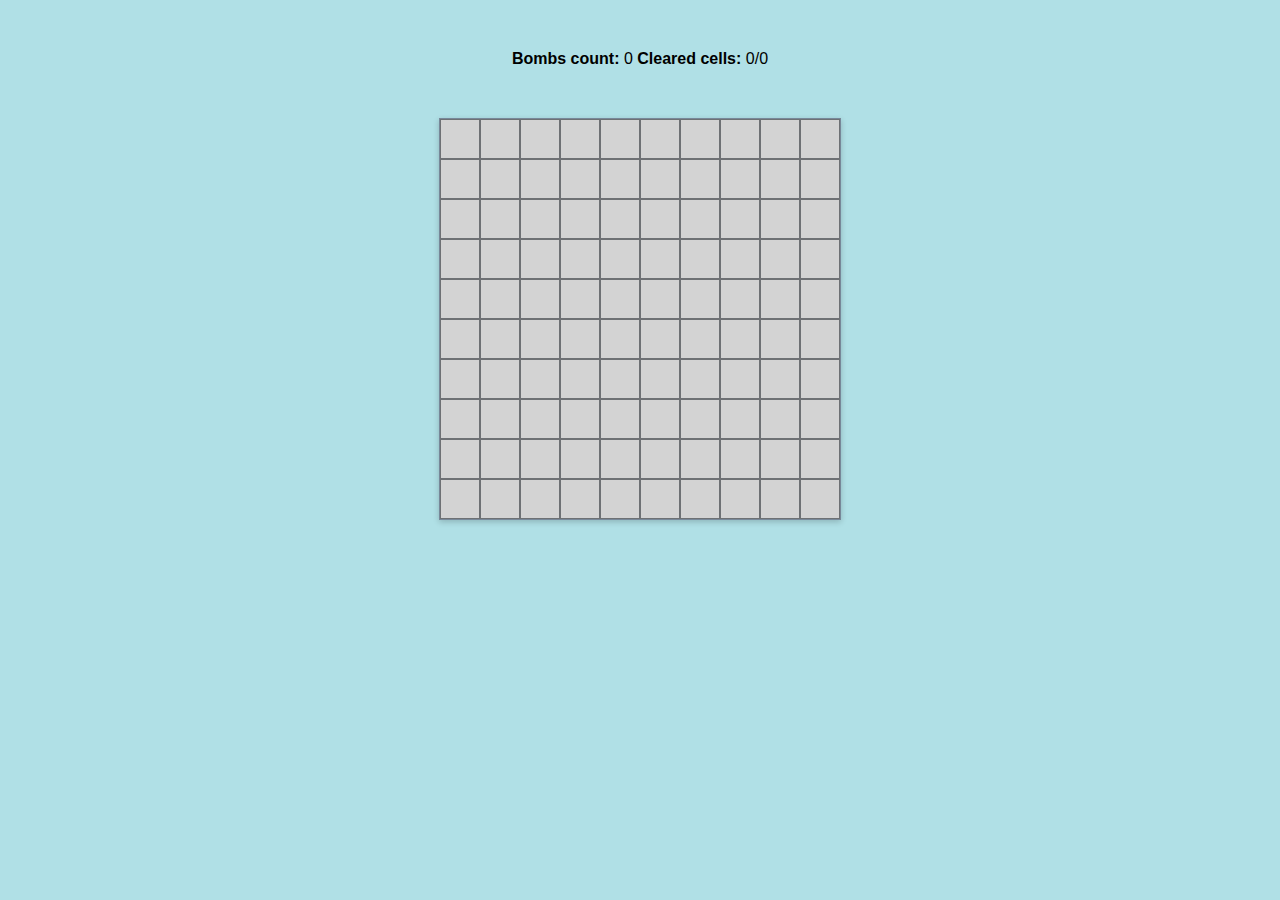
<file: Minesweeper_Game/index.html>
<!DOCTYPE html>
<html lang="en">
<head>
    <meta charset="UTF-8">
    <meta http-equiv="X-UA-Compatible" content="IE=edge">
    <meta name="viewport" content="width=device-width, initial-scale=1.0">
    <title>Minesweeper game</title>
    <link href="style.css" rel="stylesheet">
</head>
<body>
    <header>
        <span><b>Bombs count:</b> <span id="bombs-count">12</span></span>
        <span><b>Cleared cells:</b> <span id="cleared-cells-count">0</span>/<span id="total-cells-to-clear">100</span></span>
    </header>

    <div id="playfield">
        <!-- This div will contain the cells. They will be generated by the "render" function. -->
    </div>

    <p id="message">Some message</p>

    <script src="script.js"></script>
</body>
</html>
</file>
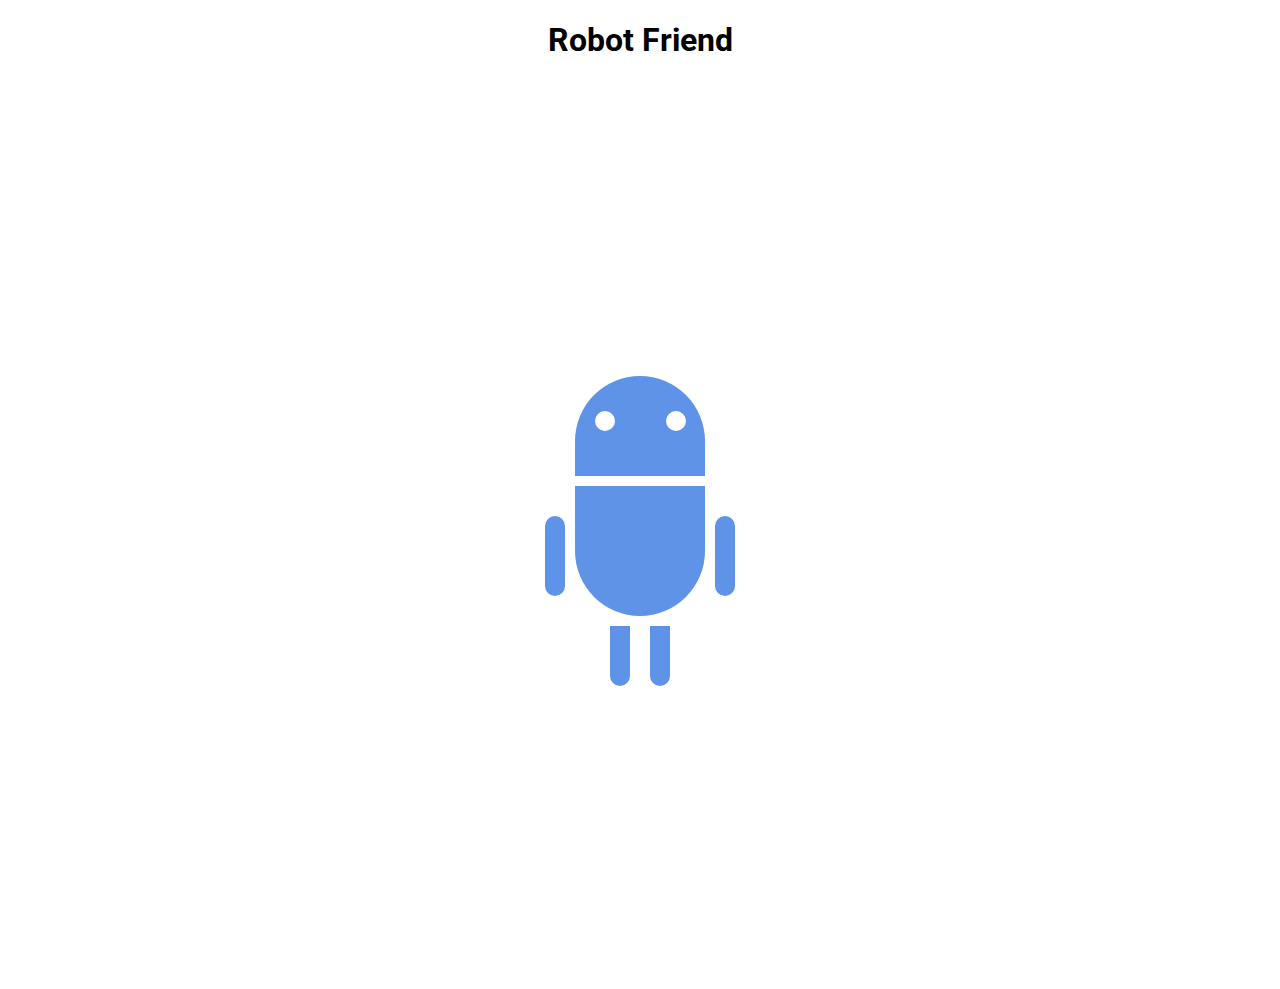
<file: Coding_Day/01_exercise/index.html>
<!DOCTYPE html>
<html>
<head>
	<title>RoboPage</title>
	<link rel="stylesheet" type="text/css" href="style.css">
	<link href="https://fonts.googleapis.com/css?family=Roboto" rel="stylesheet">
</head>
<body>
	<h1>Robot Friend</h1>
	<div class="robots">
		<div class="android"> 
			<div class="head"> 
				<div class="eyes"> 
					<div class="left_eye"></div> 
					<div class="right_eye"></div>
				</div> 
			</div> 
			<div class="upper_body"> 
				<div class="left_arm"></div> 
				<div class="torso"></div> 
				<div class="right_arm"></div> 
			</div> 
			<div class="lower_body"> 
				<div class="left_leg"></div> 
				<div class="right_leg"></div> 
			</div> 
		</div>
	</div>
</body>
</html>
</file>
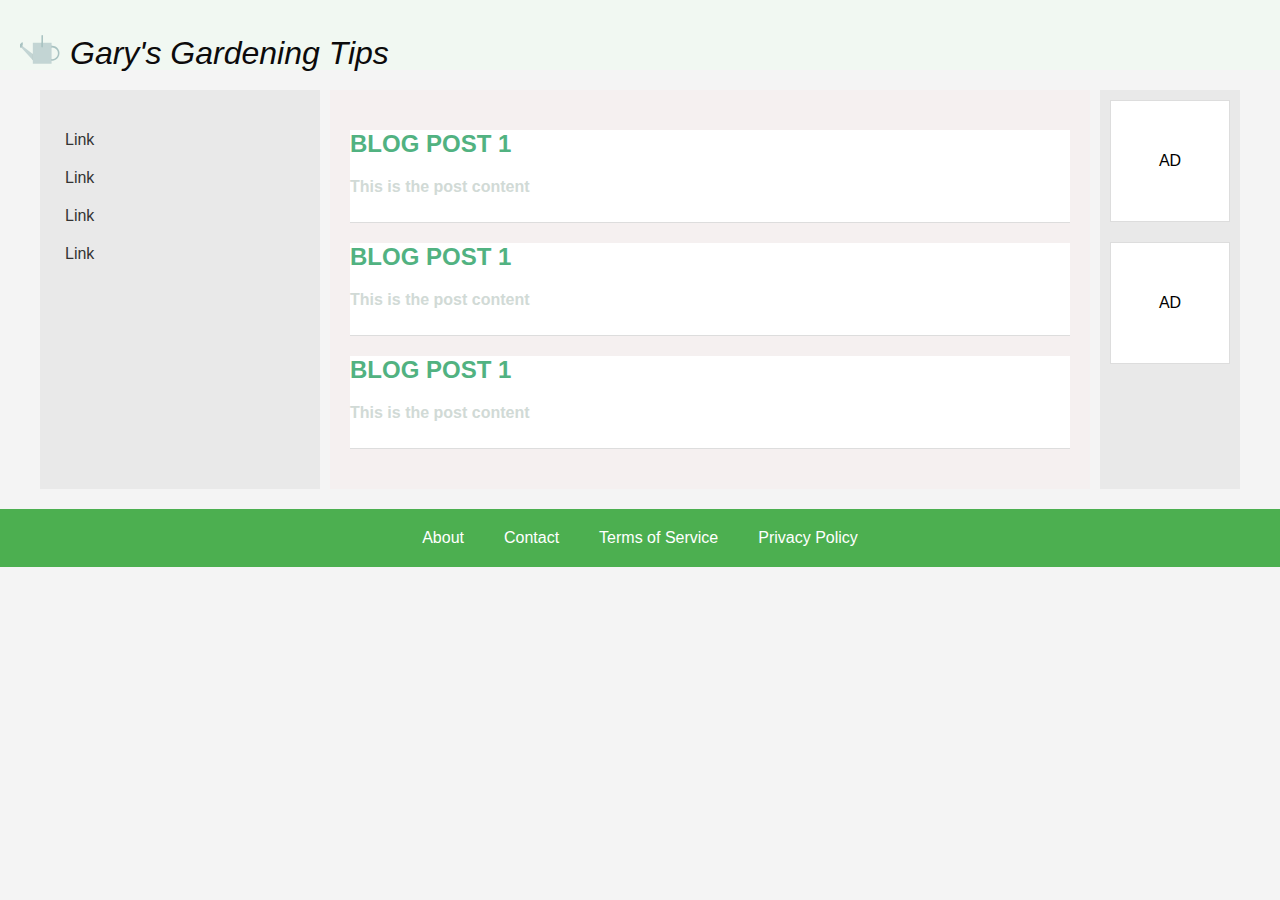
<file: Coding_Day/02_exercise/index.html>
<!DOCTYPE html>
<html lang="en">
<head>
    <meta charset="UTF-8">
    <meta name="viewport" content="width=device-width, initial-scale=1.0">
    <title>Gary's Gardening Tips</title>
    <link rel="stylesheet" href="styles.css">
</head>
<body>
    <header>
        <h1><img src="holy-grail-logo.svg" alt="logo" id="logo">Gary's Gardening Tips</h1>
    </header>
    <div class="container">
        <nav>
            <ul>
                <li><a href="#">Link</a></li>
                <li><a href="#">Link</a></li>
                <li><a href="#">Link</a></li>
                <li><a href="#">Link</a></li>
            </ul>
        </nav>
        <main>
            <article>
                <h2>BLOG POST 1</h2>
                <p>This is the post content</p>
            </article>
            <article>
                <h2>BLOG POST 1</h2>
                <p>This is the post content</p>
            </article>
            <article>
                <h2>BLOG POST 1</h2>
                <p>This is the post content</p>
            </article>
        </main>
        <aside>
            <div class="ad">AD</div>
            <div class="ad">AD</div>
        </aside>
    </div>
    <footer>
        <a href="#">About</a>
        <a href="#">Contact</a>
        <a href="#">Terms of Service</a>
        <a href="#">Privacy Policy</a>
    </footer>
</body>
</html>
</file>
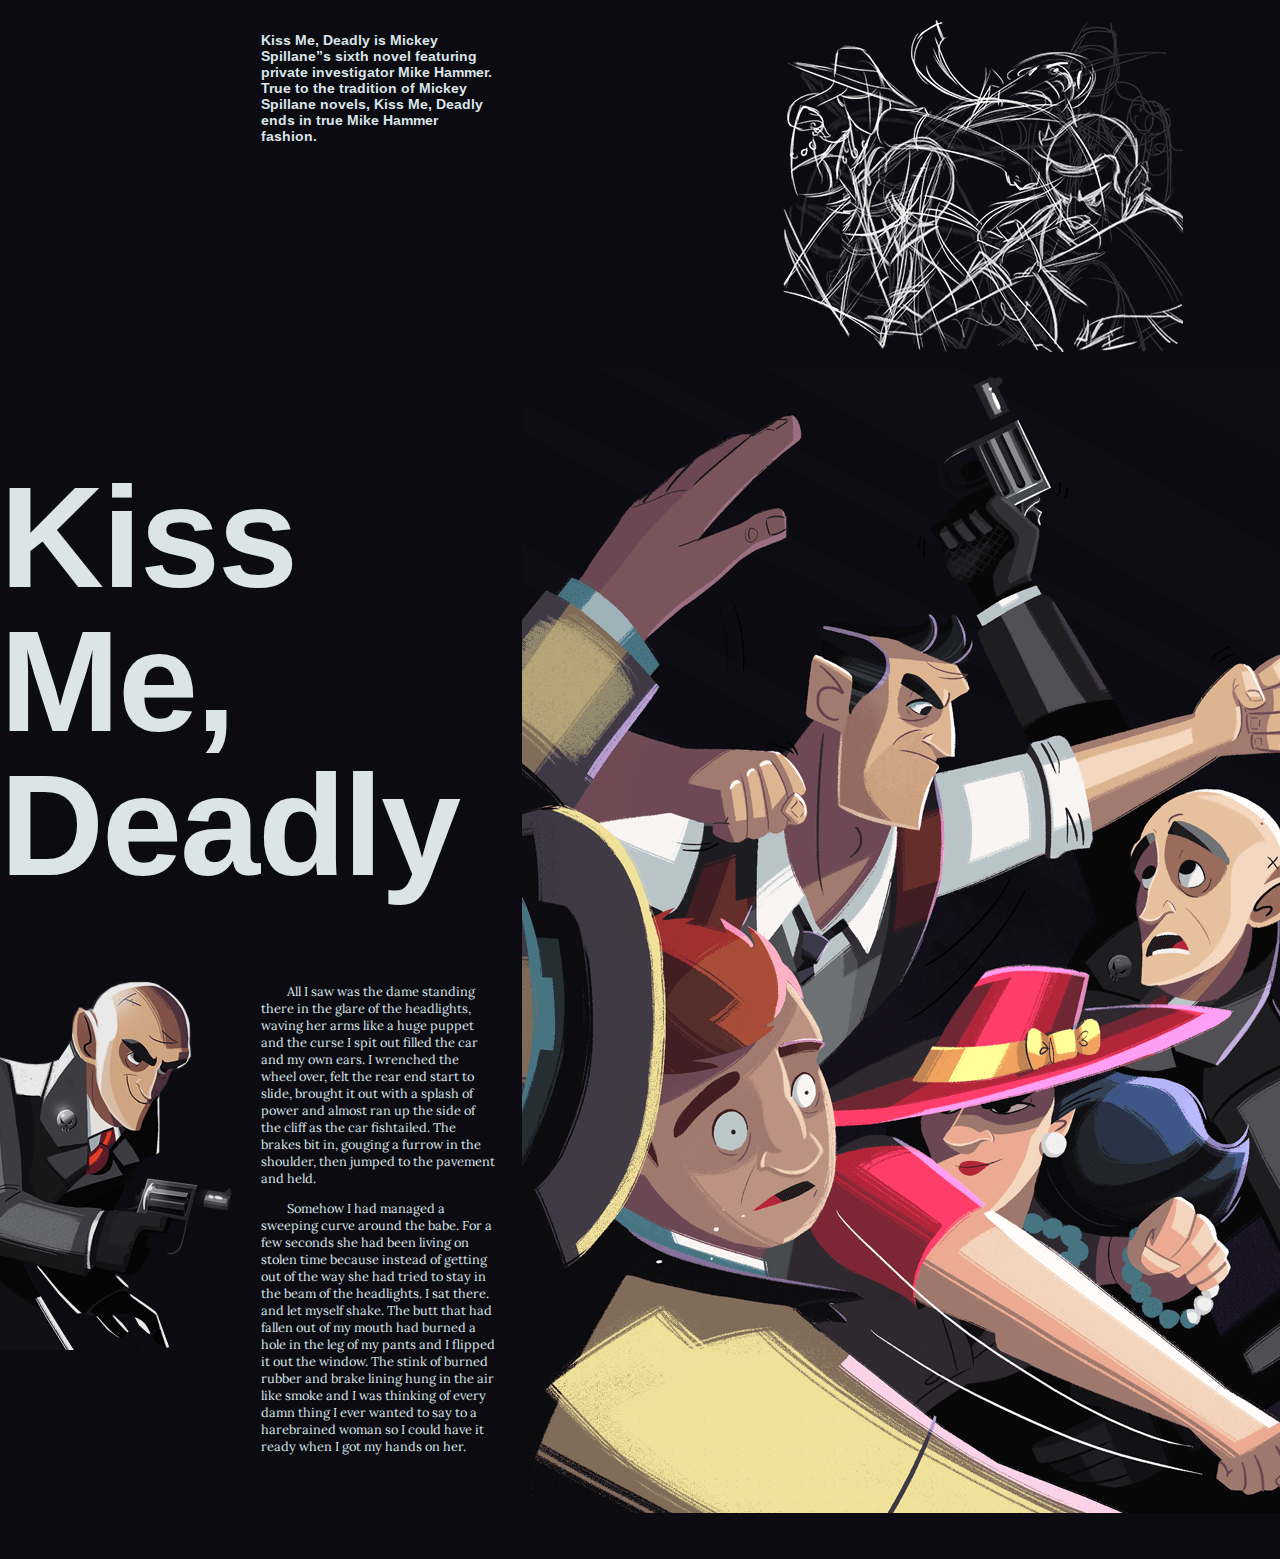
<file: Coding_Day/03_exercise/index.html>
<!DOCTYPE html>
<html>

<head>
  <meta charset="utf-8">
  <meta name="viewport" content="width=device-width,initial-scale=1">
  <title>Grid Layout</title>
  <link rel="stylesheet" href="css/styles.css">
  <link rel="stylesheet" href="https://fonts.googleapis.com/css?family=Arimo:b%7CLora">
</head>

<body class="no-js">
  <main>
    <picture>
      <source srcset="./images/banner.png" media="(min-width: 64em)">
      <img alt="Placeholder Picture" src="./images/banner-small.png">
    </picture>
    <h1>Kiss Me, Deadly</h1>
    <section>
      <p>All I saw was the dame standing there in the glare of the headlights, waving her arms like a huge puppet and
        the curse I spit out filled the car and my own ears. I wrenched the wheel over, felt the rear end start to
        slide, brought it out with a splash of power and almost ran up the side of the cliff as the car fishtailed. The
        brakes bit in, gouging a furrow in the shoulder, then jumped to the pavement and held.</p>
      <p>Somehow I had managed a sweeping curve around the babe. For a few seconds she had been living on stolen time
        because instead of getting out of the way she had tried to stay in the beam of the headlights. I sat there. and
        let myself shake. The butt that had fallen out of my mouth had burned a hole in the leg of my pants and I
        flipped it out the window. The stink of burned rubber and brake lining hung in the air like smoke and I was
        thinking of every damn thing I ever wanted to say to a harebrained woman so I could have it ready when I got my
        hands on her.<br>
      </p>
    </section>
    <aside>
      <p>Kiss Me, Deadly is Mickey Spillane”s sixth novel featuring private investigator Mike Hammer. True to the
        tradition of Mickey Spillane novels, Kiss Me, Deadly ends in true Mike Hammer fashion.<br>
      </p>
    </aside>
    <picture class="fig-1"><img alt="Placeholder Picture" src="./images/fig-1.png">
    </picture>
    <picture class="fig-2"><img alt="Placeholder Picture" src="./images/fig-2.png">
    </picture>
  </main>
</body>

</html>
</file>
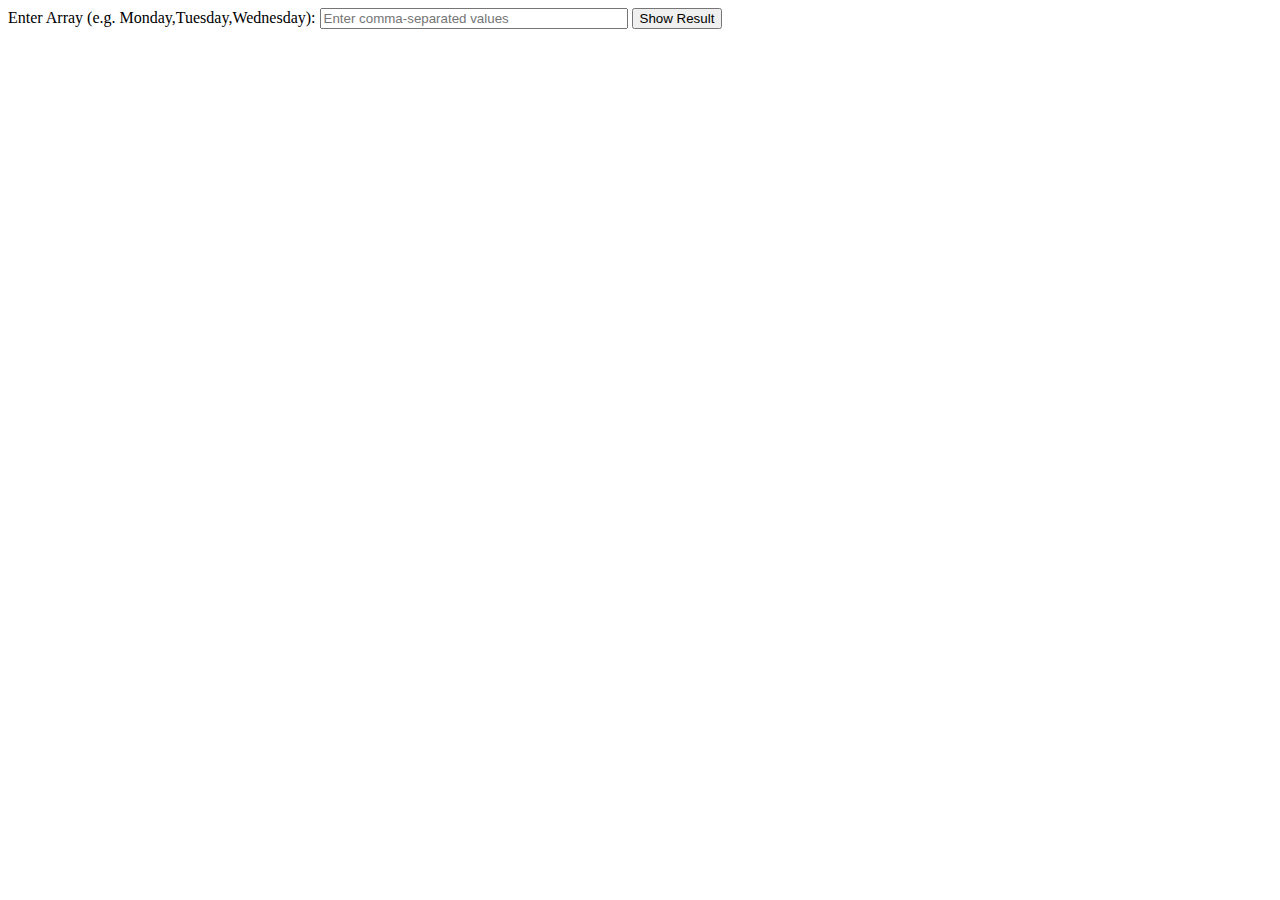
<file: Coding_Day/05_exercise/index.html>
<!DOCTYPE html>
<html lang="en">

<head>
    <meta charset="UTF-8">
    <meta name="viewport" content="width=device-width, initial-scale=1.0">
    <title>getLastValue</title>
    <style>
        #arrayInput {
            width: 300px;
        }
    </style>
</head>

<body>

    <div>
        <label for="arrayInput">Enter Array (e.g. Monday,Tuesday,Wednesday):</label>
        <input type="text" id="arrayInput" placeholder="Enter comma-separated values">
        <button onclick="displayLastValue()">Show Result</button>
    </div>

    <p id="result"></p>

    <script>
        function getLastValue(arr) {
            arr.sort();
            return arr[arr.length - 1];
        }

        function displayLastValue() {
            const inputValue = document.getElementById("arrayInput").value;
            const inputArray = inputValue.split(',');
            const result = getLastValue(inputArray);
            document.getElementById("result").textContent = "Result: " + result;
        }
    </script>

</body>

</html>
</file>
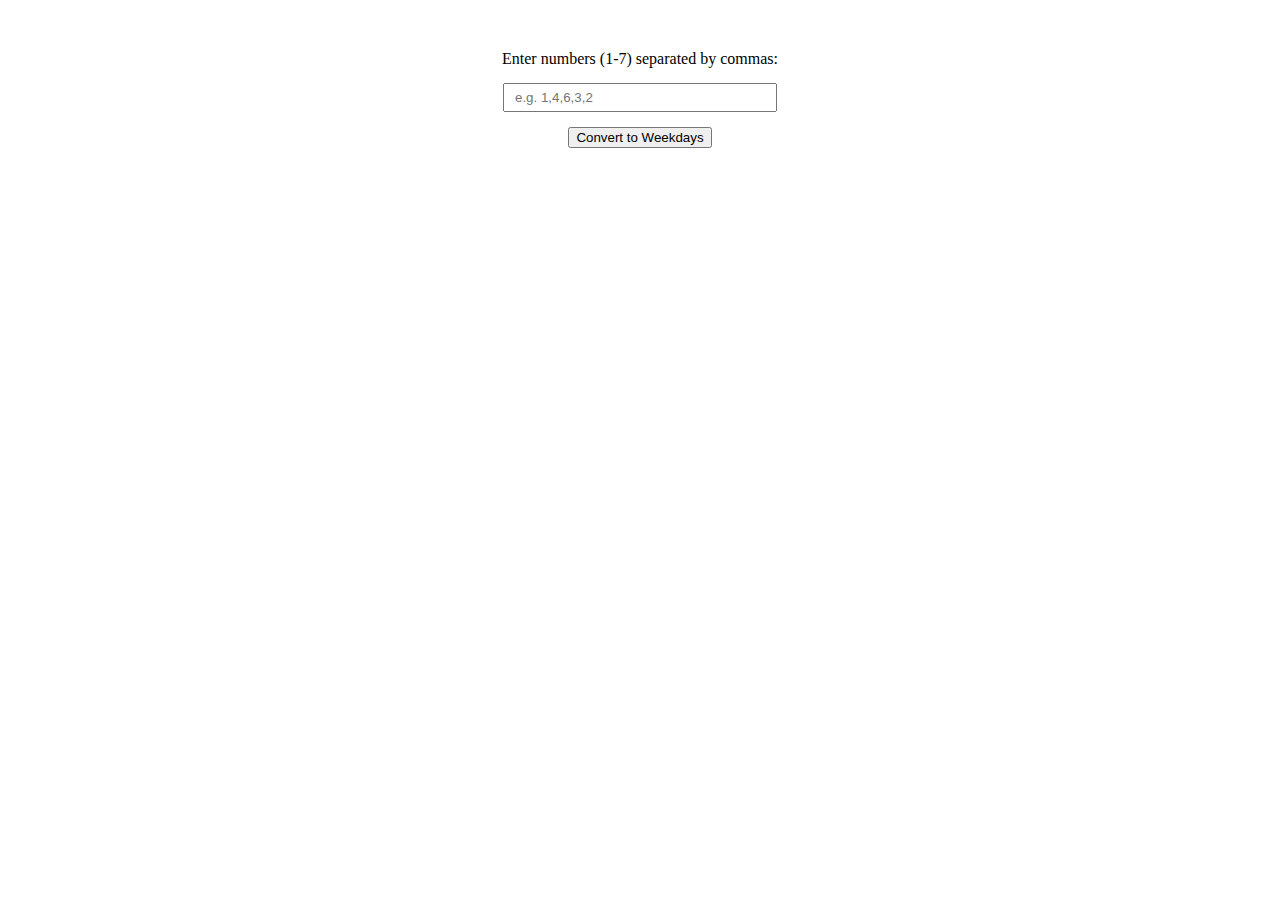
<file: Coding_Day/06_exercise/index.html>
<!DOCTYPE html>
<html lang="en">

<head>
    <meta charset="UTF-8">
    <meta name="viewport" content="width=device-width, initial-scale=1.0">
    <title>Weekdays Converter</title>
    <style>
        .container {
            display: flex;
            flex-direction: column;
            align-items: center;
            gap: 15px;
            margin-top: 50px;
        }

        input {
            width: 250px;
            padding: 5px 10px;
        }
    </style>
</head>

<body>
    <div class="container">
        <label for="numbers">Enter numbers (1-7) separated by commas:</label>
        <input type="text" id="numbers" placeholder="e.g. 1,4,6,3,2">
        <button onclick="convertToWeekdays()">Convert to Weekdays</button>
        <div id="output"></div>
    </div>

    <script>
        function weekNumbersToWords(numbers) {
            return numbers.map(num => {
                switch (num) {
                    case 1:
                        return "Monday";
                    case 2:
                        return "Tuesday";
                    case 3:
                        return "Wednesday";
                    case 4:
                        return "Thursday";
                    case 5:
                        return "Friday";
                    case 6:
                        return "Saturday";
                    case 7:
                        return "Sunday";
                    default:
                        return "Invalid Number";
                }
            });
        }

        function convertToWeekdays() {
            const inputNumbers = document.getElementById('numbers').value.split(',').map(Number);
            const weekdays = weekNumbersToWords(inputNumbers);
            document.getElementById('output').textContent = weekdays.join(', ');
        }
    </script>
</body>

</html>
</file>
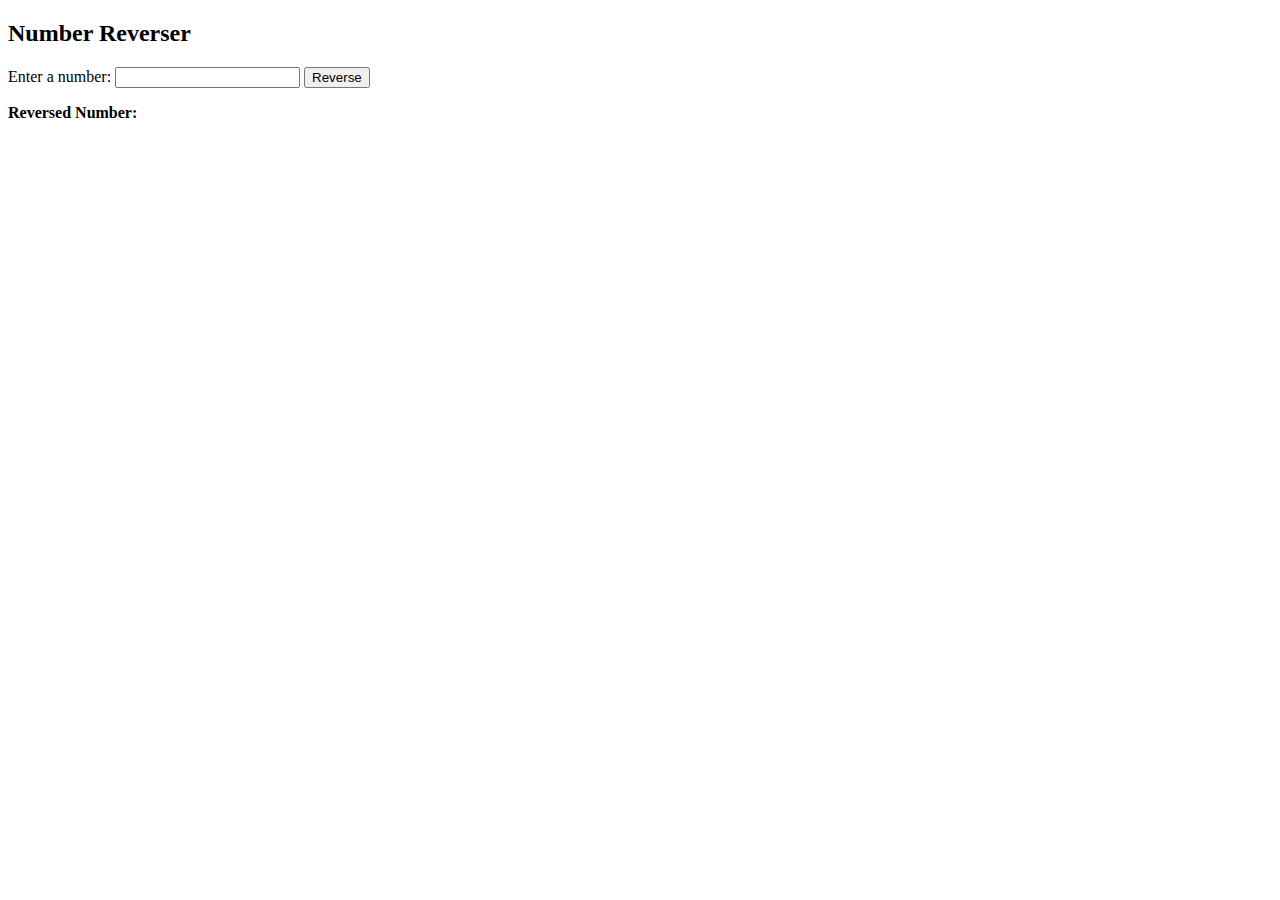
<file: Coding_Day/07_exercise/index.html>
<!DOCTYPE html>
<html lang="en">
<head>
    <meta charset="UTF-8">
    <meta name="viewport" content="width=device-width, initial-scale=1.0">
    <title>Number Reverser</title>
</head>
<body>
    <h2>Number Reverser</h2>
    <label for="numberInput">Enter a number: </label>
    <input type="number" id="numberInput">
    <button onclick="showReversed()">Reverse</button>
    <p><strong>Reversed Number:</strong> <span id="result"></span></p>

    <script>
        function reverseNumber(n) {
            const isNegative = n < 0;
            const reversed = parseInt(String(Math.abs(n)).split('').reverse().join(''), 10);
            return isNegative ? -reversed : reversed;
        }

        function showReversed() {
            const input = document.getElementById('numberInput').value;
            const result = reverseNumber(parseInt(input));
            document.getElementById('result').textContent = result;
        }
    </script>
</body>
</html>
</file>
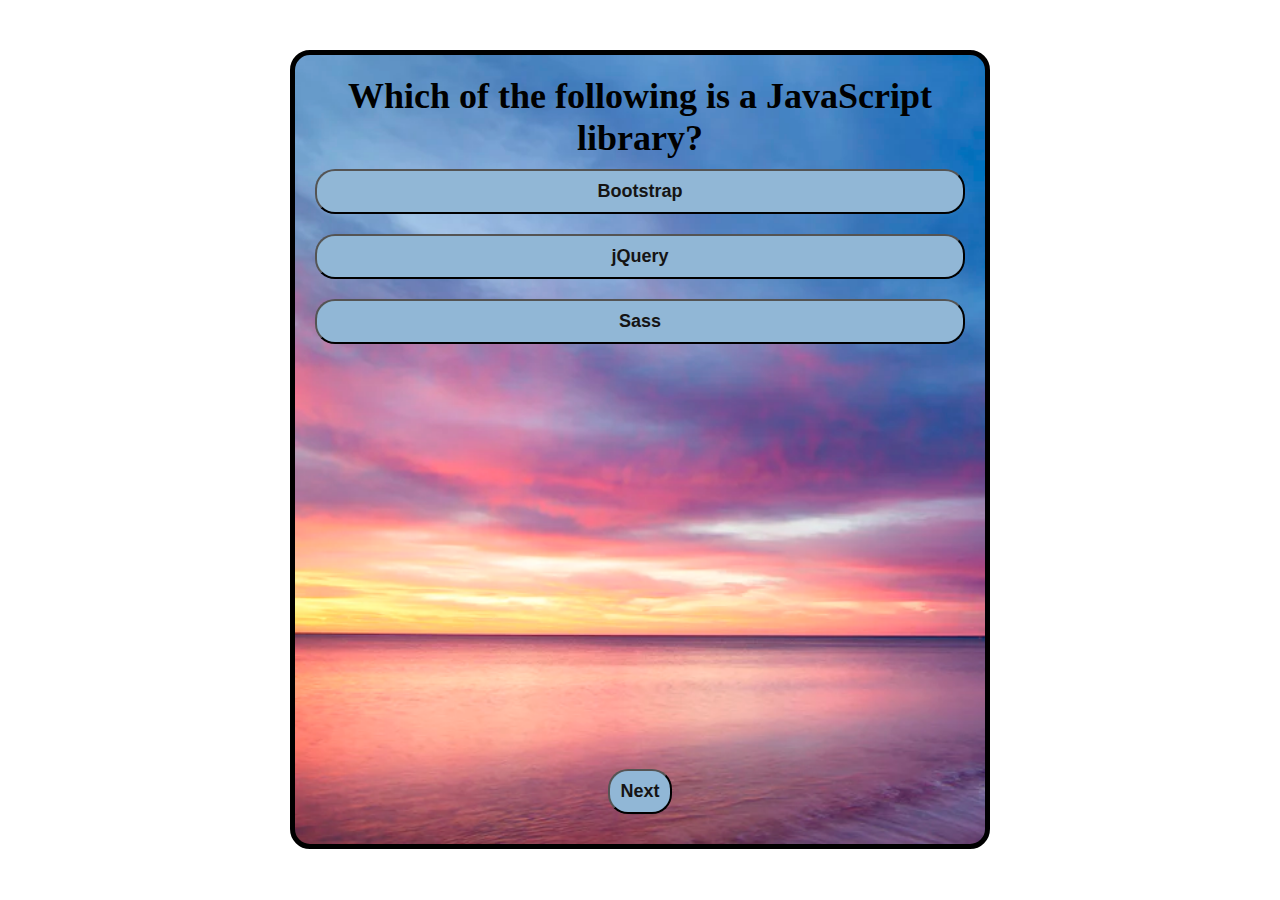
<file: Coding_Day/8-exercice/index.html>
<!DOCTYPE html>
<html lang="en">
<head>
    <meta charset="UTF-8">
    <meta name="viewport" content="width=device-width, initial-scale=1.0">
    <title>Simple Quiz</title>
    <link rel="stylesheet" href="styles.css">
</head>
<body>
    <div id="quiz-container">
        <div id="question-container">
            <p id="question"></p>
        </div>
        <div id="answer-buttons" class="btn-container">
        </div>
        <button id="next-button" onclick="nextQuestion()">Next</button>
    </div>
    <script src="script.js"></script>
</body>
</html>
</file>
<file: Minesweeper_Game/style.css>
html {
    box-sizing: border-box;
}

* {
    margin: 0px;
    padding: 0px;
    box-sizing: inherit;
    font-family: sans-serif;
}

body {
    background-color: powderblue;
    user-select: none;
}

body.defeat {
    background-color: rgb(240, 186, 157);
}

body.victory {
    background-color: rgb(158, 221, 143);
}

header, #message {
    margin-top: 50px;
    text-align: center;
}

#playfield {
    display: block;
    background: lightgrey;
    margin: auto;
    border: lightslategrey solid 1px;
    width: fit-content;
    margin-top: 50px;
    box-shadow: 0px 2px 6px rgb(0, 0, 0, 0.2);
    user-select: none;
    -webkit-user-select: none;
    -moz-user-select: none;
}

.cell {
    display: inline-block;
    width: 40px;
    height: 40px;
    border: rgb(110, 113, 116) solid 1px;
    text-align: center;
    vertical-align : middle;
    font-size: 16px;
    line-height: 40px;
    font-weight: 900;
    cursor: pointer;
}

.cell:hover:not(.discovered) {
    background-color: rgb(232, 232, 232);
}

.discovered {
    background-color: rgb(177, 177, 177);
}
</file>
<file: Coding_Day/01_exercise/style.css>
h1 {
    text-align: center;
    font-family: 'Roboto', sans-serif;
}

.robots {
    display: flex;
    justify-content: center;
    align-items: center;
    height: 100vh; 
}

.android {
    display: flex;
    flex-direction: column;
    align-items: center;
}

.head,
.left_arm,
.torso,
.right_arm,
.left_leg,
.right_leg {
    background-color: #5F93E8;
}

.head {
    width: 130px;
    height: 100px;
    border-radius: 65px 65px 0 0;
    margin-bottom: 10px;
    position: relative;
}

.eyes {
    display: flex;
    justify-content: space-between;
    width: 70%;
    position: absolute;
    top: 35%;
    left: 15%;
}

.left_eye,
.right_eye {
    width: 20px;
    height: 20px;
    border-radius: 50%;
    background-color: white;
}

.upper_body {
    display: flex;
    align-items: center;
}

.left_arm,
.right_arm {
    width: 20px;
    height: 80px;
    border-radius: 10px;
}

.left_arm {
    margin-right: 10px;
}

.right_arm {
    margin-left: 10px;
}

.torso {
    width: 130px;
    height: 130px;
    border-radius: 0 0 65px 65px;
    margin-bottom: 10px;
}

.lower_body {
    display: flex;
    justify-content: center;
}

.left_leg,
.right_leg {
    width: 20px;
    height: 60px;
    border-radius: 0 0 10px 10px;
    margin-left: 10px;
    margin-right: 10px;
}
</file>
<file: Coding_Day/02_exercise/styles.css>
body {
    font-family: Arial, sans-serif;
    margin: 0;
    padding: 0;
    background-color: #f4f4f4;
}

header {
    width: 100%;
    height: 50px;
    padding: 10px 0;
    background-color: #f1f8f2;
    color: rgb(12, 11, 11);
    text-align: center;
}

header h1 {
    text-align: left;
    padding-left: 20px;
    font-weight: 400;
    font-style: italic;
}

#logo {
    height: 50px;
    width: auto;
    vertical-align: middle;

}



.container {
    display: flex;
    padding: 20px;
    max-width: 1200px;
    margin: 0 auto;
}

nav {
    flex: 2;
    padding: 20px;
    background-color: #e9e9e9;
    margin-right: 10px;
}

nav ul {
    list-style-type: none;
    padding: 0;
}

nav li {
    margin-bottom: 10px;
}

nav a {
    text-decoration: none;
    color: #333;
    padding: 5px;
    display: block;
    border-radius: 4px;
}

nav a:hover {
    background-color: #ddd;
}

main {
    width: 280%;
    flex: 6;
    padding: 20px;
    background-color: white;
    margin-right: 10px;
    background-color: #f5f0f0;
}

article {
    border-bottom: 1px solid #ddd;
    margin-bottom: 20px;
    padding-bottom: 10px;
    background-color: #ffffff;
}
article h2{
    color: #51b281;
}

article p{
    color: #d1dad6;
    font-weight: bold;
}

aside {
    width: 5%;
    flex: 1;
    padding: 10px;
    background-color: #e9e9e9;
}

aside .ad {
    border: 1px solid #ddd;
    height: 120px;
    display: flex;
    justify-content: center;
    align-items: center;
    margin-bottom: 20px;
    background-color: white;
}

footer {
    background-color: #4CAF50;
    padding: 20px 0;
    width: 100%;
    display: flex;
    justify-content: center;
    gap: 10px;
}

footer a {
    text-decoration: none;
    color: white;
    margin: 0 15px;
}

/* Responsive Styles */
@media (max-width: 980px) {
    .container {
        flex-direction: column;
    }

    nav, main, aside {
        width: 100%;
    }

    nav, aside {
        margin: 0;
    }

    main {
        margin-bottom: 20px;
    }
}
</file>
<file: Coding_Day/03_exercise/css/styles.css>
/* Text Elements */

h1 {
  margin-bottom: .75rem;
  color: #dae4e9;
  letter-spacing: -.015em;
  font-weight: 700;
  font-size: 16vmin;
  font-family: 'Arimo', cursive;
  line-height: 1;
}

aside p {
  text-indent: 0vw;
  font-weight: 700;
  font-size: .9rem;
  font-family: 'Arimo', cursive;
}

p {
  margin-bottom: 0;
  color: #dae4e9;
  text-indent: 2vw;
  font-size: .8rem;
  font-family: 'Lora', cursive;
}

/* Layout Elements */

html, body {
  margin: 0;
  padding: 0;
}

body {
  background-color: #0c0b11;
}

section {
  margin-bottom: 1.5rem;
}

main {
  padding: 2vh 4vw;
}

img {
  max-width: none;
}

.fig-1 {
  max-width: 240px;
}

picture {
  margin-bottom: 1.5rem;
  min-width: 0;
  max-width: none;
}

.fig-2 {
  display: none;
}

@supports (display: grid) {
  /* Text Elements */

  h1 {
    grid-area: title;
  }

  /* Layout Elements */

  aside {
    grid-area: aside;
  }

  section {
    padding-left: 0vw;
    grid-area: main;
  }

  main {
    display: grid;

    grid-column-gap: 2vw;
  }

  .fig-1 {
    grid-area: fig-1;
  }

  picture {
    grid-area: banner;
  }
}

@media screen and (min-width: 40rem) {
  @supports (display: grid) {
      /* Layout Elements */

    main {
      padding-top: 2vh;
    }
  }
}

@media screen and (min-width: 64rem) {
  .fig-2 {
    display: block;
  }

  @supports (display: grid) {
      /* Layout Elements */

    main {
      padding-right: 0vw;
      padding-left: 0vw;

      grid-template-areas: '. aside . fig-2 fig-2' 'title title banner banner banner' 'fig-1 main banner banner banner';
      grid-template-rows: repeat(3 , auto);
      grid-template-columns: repeat(5 , 1fr);
    }

    section {
      -webkit-column-width: 12em;
         -moz-column-width: 12em;
              column-width: 12em;
      -webkit-column-gap: 1.5rem;
         -moz-column-gap: 1.5rem;
              column-gap: 1.5rem;
    }

    picture {
        max-width: 800px;
    }

    .fig-2 {
      margin-bottom: .75rem;

      grid-area: fig-2;
    }
  }
}
</file>
<file: Coding_Day/8-exercice/styles.css>
/* styles.css */

* {
    box-sizing: border-box;
    font-size: 1.5rem;
    font-weight: bold;
    border-radius: 20px;
}

#quiz-container {
    width: 700px;
    margin: auto;
    text-align: center;
    border: 5px solid black;
    padding: 20px;
    margin-top: 50px;
    height: auto;
    background: url(img/photo-1506102383123-c8ef1e872756.webp);
    background-size: cover;
}

.btn-container {
    display: flex;
    flex-direction: column;
    height: 600px;
    width: 100%;
}

button {
    background-color: #91b7d6;
    color: rgb(21, 20, 20);
    font-size: large;
    padding: 10px;
    margin: 10px 0;
    
}
</file>
